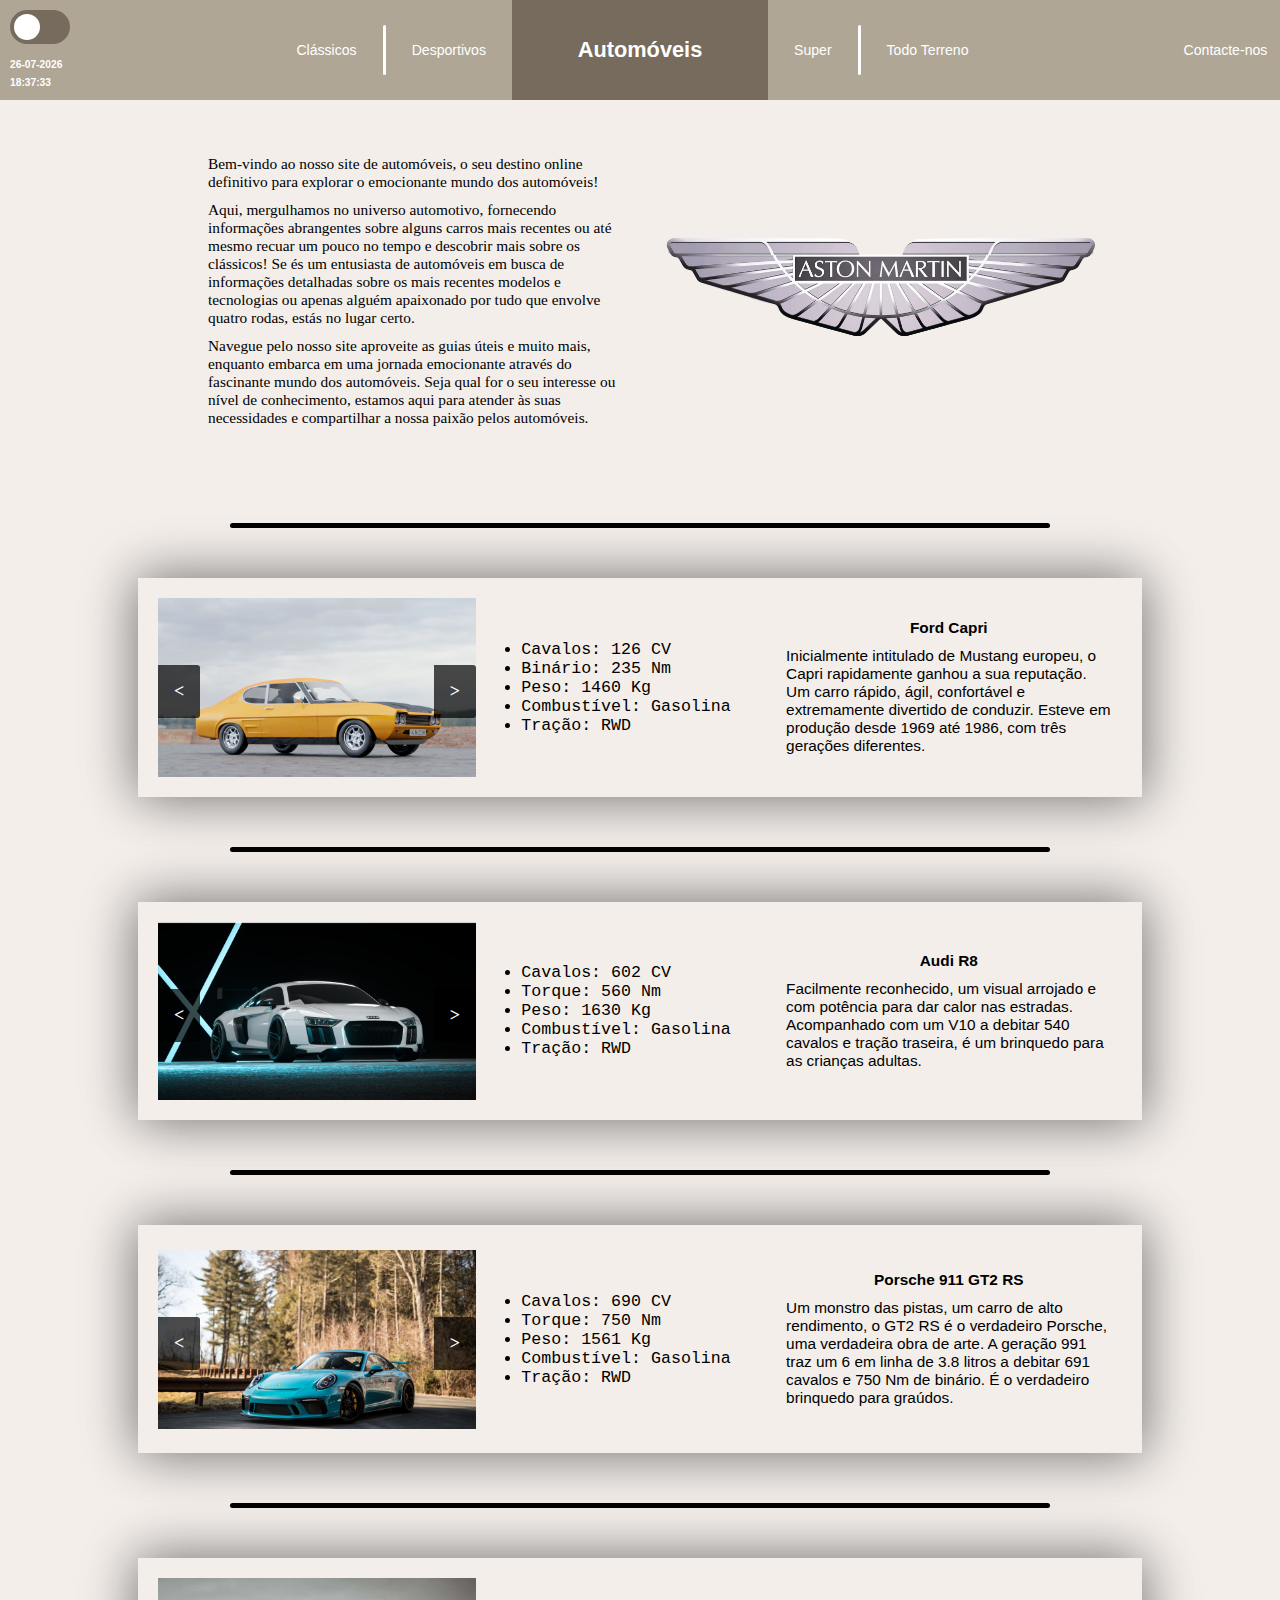
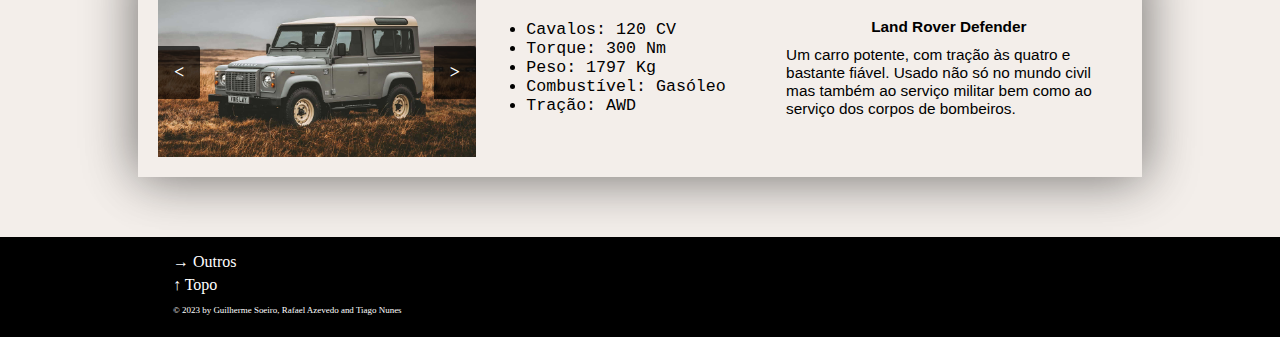
<file: index.html>
<!DOCTYPE html>


<html>

<head>
    <header id="topo"></header>
    <title>Página Principal</title>

    <meta name="viewport" content="width=device-width, initial-scale=1">
    <link rel="stylesheet" href="style.css">
    <link rel="stylesheet" href="slideshow.css">
    <link rel="stylesheet" href="dropdown.css">

    <script src="dropdown.js"></script>
    <script src="slideshow.js"></script>
    <script src="theme.js"></script>

    <style>
        .darkmode .left-header-nav { /*DARKMODE É CLASSE PARA APLICAR O TEMA ESCURO NA PÁGINA TODA*/
            background: rgba(0, 0, 0, 0.6);
        }

        .darkmode .center-header-nav {
            background: rgba(0, 0, 0, 0.7);
        }

        .darkmode .right-header-nav {
            background: rgba(0, 0, 0, 0.6);
        }

        .darkmode body {
            background: rgba(0, 0, 0, 0.5);
        }

        .darkmode .dropdown-elementos {
            background: rgb(120, 120, 120);
        }

        .darkmode .dropdown-elementos a {
            color: white;
        }

        .darkmode .div-text {
            color: white;
        }

        .darkmode .orient-slideshow-carro {
            color: white;
        }

        .loading .imaginary-button-left {       /*  LOADING FAZ COM QUE OS BOTÕES PRESENTES NAS IMAGENS DE CARROS     */
            background: rgba(0, 0, 0, 0.7);   /*  FIQUEM VISIVEIS NOS PRIMEIROS 2 SEGUNDOS EM QUE A PÁGINA CARREGUE */
        }                                       /*  EFETIO FEITO COM JAVASCRIPT NO FICHEIRO "theme.js"                */

        .loading .imaginary-button-right {
            background: rgba(0, 0, 0, 0.7);
        }
    </style>
</head>



<body>
    <header>
        <div class="header-nav"> <!-- HEADER COM BOTÕES PARA SELEÇÃO-->
            <div class="left-header-nav" id="left-header-nav"> <!--HEADER DO LADO ESQUERDO DA PÁGINA-->
                <div class="time-and-theme">
                    <div class="theme-container">
                        <label class="switch">
                            <input type="checkbox" id="theme" onchange="changeTheme()"> <!--SWITCH PARA ALTERAR TEMA DA PÁGINA-->
                            <span class="slider round"></span>
                        </label>
                    </div>
                    <div class="time">
                        <a id="date">
                            <script src="horario.js" type="text/javascript"></script> <!--TEXTO COM DATA E HORÁRIO-->
                        </a>
                    </div>
                </div>

                <div class="dropdown-classicos-desportivos"> <!--DIV COM TEXTO/DROPDOWN DOS CARROS CLÁSSICOS E DESPORTIVOS-->
                    <ul>
                        <li>
                            <div class="dropdown-1"> <!--TEXTO/DROPDOWN DOS CARROS CLÁSSICOS-->
                                <button onclick="dropdown1()">Clássicos</button>
                                <div id="dropdown-classicos" class="dropdown-elementos">
                                    <a href="#anchor-classico" id="classic-1" onclick="classic_car(this)">
                                        <strong>Ford</strong> Capri
                                    </a>
                                    <a href="#anchor-classico" id="classic-2" onclick="classic_car(this)">
                                        <strong>Aston Martin</strong> DB5
                                        </a>
                                    <a href="#anchor-classico" id="classic-3"
                                        onclick="classic_car(this)">
                                        <strong>Fiat</strong> 124
                                    </a>
                                    <a href="#anchor-classico" id="classic-4" onclick="classic_car(this)">
                                        <strong>Renault</strong> 4L
                                    </a>
                                    <a href="#anchor-classico" id="classic-5" onclick="classic_car(this)">
                                        <strong>Volkswagen</strong> Beetle
                                    </a>
                                </div>
                            </div>
                        </li>
                        <li>
                            <div class="separador"></div> <!--BARRA VERTICAL QUE SEPARA TEXTO-->
                        </li>
                        <li>
                            <div class="dropdown-2"> <!--TEXTO/DROPDOWN DOS CARROS DESPORTIVOS-->
                                <button onclick="dropdown2()">Desportivos</button>
                                <div id="dropdown-desportivos" class="dropdown-elementos">
                                    <a href="#anchor-sports" id="sports-1" onclick="sports_car(this)">
                                        <strong>Audi</strong> R8
                                    </a>
                                    <a href="#anchor-sports" id="sports-2" onclick="sports_car(this)">
                                        <strong>Ford</strong> Mustang Dark Horse
                                    </a>
                                    <a href="#anchor-sports" id="sports-3" onclick="sports_car(this)">
                                        <strong>Chevrolet</strong> Camaro ZL1
                                    </a>
                                    <a href="#anchor-sports" id="sports-4" onclick="sports_car(this)">
                                        <strong>BMW</strong> i4 M50
                                    </a>
                                    <a href="#anchor-sports" id="sports-5" onclick="sports_car(this)">
                                        <strong>Nissan</strong> Skyline GT-R R34
                                    </a>
                                </div>
                            </div>
                        </li>
                    </ul>
                </div>
            </div>
            <div class="center-header-nav" id="center-header-nav"> <!--DIV CENTRAL COM TEXTO AUTOMÓVEIS-->
                <a>Automóveis</a>
            </div>
            <div class="right-header-nav" id="right-header-nav"> <!--HEADER DO LADO DIREITO DA PÁGINA-->
                <div class="dropdown-super-todoterreno"> <!--DIV COM TEXTO/DROPDOWN DOS CARROS SUPER E TODO TERRENO-->
                    <ul>
                        <li>
                            <div class="dropdown-3"> <!--TEXTO/DROPDOWN DOS CARROS SUPER-->
                                <button onclick="dropdown3()">Super</button>
                                <div id="dropdown-super" class="dropdown-elementos">
                                    <a href="#anchor-super" id="super-1" onclick="super_car(this)">
                                        <strong>Porsche</strong> 911 GT2 RS
                                    </a>
                                    <a href="#anchor-super" id="super-2" onclick="super_car(this)">
                                        <strong>McLaren</strong> Senna
                                    </a>
                                    <a href="#anchor-super" id="super-3" onclick="super_car(this)">
                                        <strong>Koenigsegg</strong> Agera RS
                                    </a>
                                    <a href="#anchor-super" id="super-4" onclick="super_car(this)">
                                        <strong>Lamborghini</strong> Veneno
                                    </a>
                                    <a href="#anchor-super" id="super-5" onclick="super_car(this)">
                                        <strong>Bugatti</strong> La Voiture Noire
                                    </a>
                                </div>
                            </div>
                        </li>
                        <li>
                            <div class="separador"></div> <!--BARRA VERTICAL QUE SEPARA TEXTO-->
                        </li>
                        <li>
                            <div class="dropdown-4"> <!--TEXTO/DROPDOWN DOS CARROS TODO TERRENO-->
                                <button onclick="dropdown4()">Todo Terreno</button>
                                <div id="dropdown-camioes" class="dropdown-elementos">
                                    <a href="#anchor-todoterreno" id="todoterreno-1" onclick="todo_terreno(this)">
                                        <strong>Land Rover</strong> Defender
                                    </a>
                                    <a href="#anchor-todoterreno" id="todoterreno-2" onclick="todo_terreno(this)">
                                        <strong>Mercedes-Benz</strong> Unimog
                                    </a>
                                    <a href="#anchor-todoterreno" id="todoterreno-3" onclick="todo_terreno(this)">
                                        <strong>Toyota</strong> FJ40
                                    </a>
                                    <a href="#anchor-todoterreno" id="todoterreno-4" onclick="todo_terreno(this)">
                                        <strong>Jeep</strong> Wrangler
                                    </a>
                                    <a href="#anchor-todoterreno" id="todoterreno-5" onclick="todo_terreno(this)">
                                        <strong>Ford</strong> Bronco
                                    </a>
                                </div>
                            </div>
                        </li>
                    </ul>
                </div>
                <div class="contact-space"> <!--TEXTO/BOTÃO PARA PÁGINA DE CONTACTOS-->
                    <button onclick="window.location.href='contact.html'">Contacte-nos</button>
                </div>
            </div>
        </div>
    </header>

    <div class="page-wrapper"> <!--BODY DA PÁGINA-->
        <div class="orient-slideshow"> <!--DIV TEXTO INICIAL E SLIDESHOW COM IMAGENS DE MARCAS DOS CARROS-->
            <div class="slideshow-text">
                <div class="div-text">
                    <ul>
                        <li>
                            Bem-vindo ao nosso site de automóveis, o seu destino online definitivo para explorar o
                            emocionante mundo dos automóveis!
                        </li>
                        <li>
                            Aqui, mergulhamos no universo automotivo, fornecendo informações abrangentes sobre
                            alguns
                            carros mais recentes ou até mesmo recuar um pouco no tempo e descobrir mais sobre os
                            clássicos! Se és um entusiasta de automóveis em busca de informações detalhadas sobre os
                            mais recentes modelos e tecnologias ou apenas alguém apaixonado por tudo que envolve
                            quatro
                            rodas, estás no lugar certo.
                        </li>
                        <li>
                            Navegue pelo nosso site aproveite as guias úteis e muito mais, enquanto embarca em uma
                            jornada emocionante através do fascinante mundo dos automóveis. Seja qual for o seu
                            interesse ou nível de conhecimento, estamos aqui para atender às suas necessidades e
                            compartilhar a nossa paixão pelos automóveis.
                        </li>
                    </ul>
                </div>
            </div>
            <div class="slideshow-container"> <!-- SLIDESHOW COM IMAGENS -->
                <div class="slide-image fade">
                    <img src="imagens-marcas/aston-martin.png" width="100%">
                </div>
                <div class="slide-image fade">
                    <img src="imagens-marcas/audi.png" width="100%">
                </div>
                <div class="slide-image fade">
                    <img src="imagens-marcas/bmw.png" width="100%">
                </div>
                <div class="slide-image fade">
                    <img src="imagens-marcas/bugatti.png" width="100%">
                </div>
                <div class="slide-image fade">
                    <img src="imagens-marcas/chevrolet.png" width="100%">
                </div>
                <div class="slide-image fade">
                    <img src="imagens-marcas/fiat.png" width="100%">
                </div>
                <div class="slide-image fade">
                    <img src="imagens-marcas/ford.png" width="100%">
                </div>
                <div class="slide-image fade">
                    <img src="imagens-marcas/jeep.png" width="100%">
                </div>
                <div class="slide-image fade">
                    <img src="imagens-marcas/koenigsegg.png" width="100%">
                </div>
                <div class="slide-image fade">
                    <img src="imagens-marcas/lambo.png" width="100%">
                </div>
                <div class="slide-image fade">
                    <img src="imagens-marcas/land-rover.png" width="100%">
                </div>
                <div class="slide-image fade">
                    <img src="imagens-marcas/mclaren.png" width="100%">
                </div>
                <div class="slide-image fade">
                    <img src="imagens-marcas/mercedes.png" width="100%">
                </div>
                <div class="slide-image fade">
                    <img src="imagens-marcas/nissan.png" width="100%">
                </div>
                <div class="slide-image fade">
                    <img src="imagens-marcas/porsche.png" width="100%">
                </div>
                <div class="slide-image fade">
                    <img src="imagens-marcas/renault.png" width="100%">
                </div>
                <div class="slide-image fade">
                    <img src="imagens-marcas/toyota.png" width="100%">
                </div>
                <div class="slide-image fade">
                    <img src="imagens-marcas/vw.png" width="100%">
                </div>
            </div>
        </div>

        <div class="div-separador"> <!--SEPARADOR DE DIV-->
            <a id="anchor-classico"></a>
        </div>

        <div class="orient-slideshow-carro"> <!--DIV CARROS CLASSICOS-->
            <div class="image-box">
                <div class="true-image">
                    <img src="carros-classicos/capri.jpg" id="carro-classico" width="100%"> <!--IMAGEM COM CARROS CLÁSSICOS-->
                    <a class="imaginary-button-left button1" id="1" onclick="slide_previous(this)">&lt;</a> <!--BOTÃO LADO ESQUERDO NA IMAGEM-->
                    <a class="imaginary-button-right button2" id="2" onclick="slide_next(this)">&gt;</a> <!--BOTÃO LADO DIREITO NA IMAGEM-->
                </div>
            </div>
            <div class="option-box"> <!--DIV COM TEXTO INFORMATIVO SOBRE AS SPECS DO CARRO-->
                <ul>
                    <li id="classic-info-1">
                        Cavalos: 126 CV
                    </li>
                    <li id="classic-info-2">
                        Binário: 235 Nm
                    </li>
                    <li id="classic-info-3">
                        Peso: 1460 Kg
                    </li>
                    <li id="classic-info-4">
                        Combustível: Gasolina
                    </li>
                    <li id="classic-info-5">
                        Tração: RWD
                    </li>
                </ul>

            </div>
            <div class="text-box"> <!--DIV COM TEXTO INFORMATIVO SOBRE O CARRO-->
                <div class="true-text">
                    <ul>
                        <li class="classic-text-1" id="classic-text-1"> <!--DIV COM NOME DO CARRO-->
                            Ford Capri
                        </li>
                        <li class="classic-text-2" id="classic-text-2"> <!--DIV COM TEXTO SOBRE O CARRO-->
                            Inicialmente intitulado de Mustang europeu, o Capri rapidamente ganhou a sua reputação. Um
                            carro rápido, ágil, confortável e extremamente divertido de conduzir. Esteve em produção
                            desde 1969 até 1986, com três gerações diferentes.
                        </li>
                    </ul>
                </div>
            </div>
        </div>

        <div class="div-separador"> <!--SEPARADOR DE DIV-->
            <a id="anchor-sports"></a>
        </div>

        <div class="orient-slideshow-carro"><!--DIV COM DESPORTIVO-->
            <div class="image-box">
                <div class="true-image">
                    <img src="carros-desportivos/r8.jpg" id="carro-desportivo" width="100%"> <!--IMAGEM COM CARROS DESPORTIVOS-->
                    <a class="imaginary-button-left" id="3" onclick="slide_previous(this)">&lt;</a> <!--BOTÃO LADO ESQUERDO NA IMAGEM-->
                    <a class="imaginary-button-right" id="4" onclick="slide_next(this)">&gt;</a> <!--BOTÃO LADO DIREITO NA IMAGEM-->
                </div>
            </div>
            <div class="option-box"> <!--DIV COM TEXTO INFORMATIVO SOBRE AS SPECS DO CARRO-->
                <ul>
                    <li id="sports-info-1">
                        Cavalos: 602 CV
                    </li>
                    <li id="sports-info-2">
                        Torque: 560 Nm
                    </li>
                    <li id="sports-info-3">
                        Peso: 1630 Kg
                    </li>
                    <li id="sports-info-4">
                        Combustível: Gasolina
                    </li>
                    <li id="sports-info-5">
                        Tração: RWD
                    </li>
                </ul>
            </div>
            <div class="text-box"> <!--DIV COM TEXTO INFORMATIVO SOBRE O CARRO-->
                <ul>
                    <li class="sports-text-1" id="sports-text-1"> <!--DIV COM NOME DO CARRO-->
                        Audi R8
                    </li>
                    <li class="sports-text-2" id="sports-text-2"> <!--DIV COM TEXTO SOBRE O CARRO-->
                        Facilmente reconhecido, um visual arrojado e com potência para dar calor nas estradas.
                        Acompanhado com um V10 a debitar 540 cavalos e tração traseira, é um brinquedo para as crianças
                        adultas.
                    </li>
                </ul>
            </div>
        </div>

        <div class="div-separador"> <!--SEPARADOR DE DIV-->
            <a id="anchor-super"></a>
        </div>

        <div class="orient-slideshow-carro"> <!--DIV COM SUPER-->
            <div class="image-box">
                <div class="true-image">
                    <img src="carros-super/porsche.jpg" id="carro-super" width="100%"> <!--IMAGEM COM CARROS SUPER-->
                    <a class="imaginary-button-left" id="5" onclick="slide_previous(this)">&lt;</a> <!--BOTÃO LADO ESQUERDO NA IMAGEM-->
                    <a class="imaginary-button-right" id="6" onclick="slide_next(this)">&gt;</a> <!--BOTÃO LADO DIREITO NA IMAGEM-->
                </div>
            </div>
            <div class="option-box"> <!--DIV COM TEXTO INFORMATIVO SOBRE AS SPECS DO CARRO-->
                <ul>
                    <li id="super-info-1">
                        Cavalos: 690 CV
                    </li>
                    <li id="super-info-2">
                        Torque: 750 Nm
                    </li>
                    <li id="super-info-3">
                        Peso: 1561 Kg
                    </li>
                    <li id="super-info-4">
                        Combustível: Gasolina
                    </li>
                    <li id="super-info-5">
                        Tração: RWD
                    </li>
                </ul>
            </div>
            <div class="text-box"> <!--DIV COM TEXTO INFORMATIVO SOBRE O CARRO-->
                <ul>
                    <li class="super-text-1" id="super-text-1"> <!--DIV COM NOME DO CARRO-->
                        Porsche 911 GT2 RS
                    </li>
                    <li class="super-text-2" id="super-text-2"> <!--DIV COM TEXTO SOBRE O CARRO-->
                        Um monstro das pistas, um carro de alto rendimento, o GT2 RS é o verdadeiro Porsche, uma
                        verdadeira obra de arte. A geração 991 traz um 6 em linha de 3.8 litros a debitar 691 cavalos e
                        750 Nm de binário. É o verdadeiro brinquedo para graúdos.
                    </li>
                </ul>
            </div>
        </div>

        <div class="div-separador"> <!--SEPARADOR DE DIV-->
            <a id="anchor-todoterreno"></a>
        </div>

        <div class="orient-slideshow-carro"><!--DIV COM TODO TERRENO-->
            <div class="image-box">
                <div class="true-image">
                    <img src="carros-todoterreno/Defender.jpg" id="carro-todoterreno" width="100%"> <!--IMAGEM COM CARROS TODO TERRENO-->
                    <a class="imaginary-button-left" id="7" onclick="slide_previous(this)">&lt;</a> <!--BOTÃO LADO ESQUERDO NA IMAGEM-->
                    <a class="imaginary-button-right" id="8" onclick="slide_next(this)">&gt;</a> <!--BOTÃO LADO DIREITO NA IMAGEM-->
                </div>
            </div>
            <div class="option-box"> <!--DIV COM TEXTO INFORMATIVO SOBRE AS SPECS DO CARRO-->
                <ul>
                    <li id="todoterreno-info-1">
                        Cavalos: 120 CV
                    </li>
                    <li id="todoterreno-info-2">
                        Torque: 300 Nm
                    </li>
                    <li id="todoterreno-info-3">
                        Peso: 1797 Kg
                    </li>
                    <li id="todoterreno-info-4">
                        Combustível: Gasóleo
                    </li>
                    <li id="todoterreno-info-5">
                        Tração: AWD
                    </li>
                </ul>
            </div>
            <div class="text-box"> <!--DIV COM TEXTO INFORMATIVO SOBRE O CARRO-->
                <ul>
                    <li class="todoterreno-text-1" id="todoterreno-text-1"> <!--DIV COM NOME DO CARRO-->
                        Land Rover Defender
                    </li>
                    <li class="todoterreno-text-2" id="todoterreno-text-2"> <!--DIV COM TEXTO SOBRE O CARRO-->
                        Um carro potente, com tração às quatro e bastante fiável. Usado não só no mundo civil mas também
                        ao serviço militar bem como ao serviço dos corpos de bombeiros.
                    </li>
                </ul>
            </div>
        </div>
    </div>

    <footer>
        <div class="footer-wrapper">
            <div class="footer-wrapper-buttons1">
                <ul style="list-style-type: none;">
                    <li>
                        <a href="outros.html">&rarr; Outros</a>
                    </li>
                    <li>
                        <a class="topo" href="#topo">&uarr; Topo</a>
                    </li>
                    <li>
                        <a style="font-size: 0.7vw">&copy; 2023 by Guilherme Soeiro, Rafael Azevedo and Tiago Nunes</a>
                    </li>
                </ul>
            </div>
        </div>
    </footer>
</body>

</html>
</file>
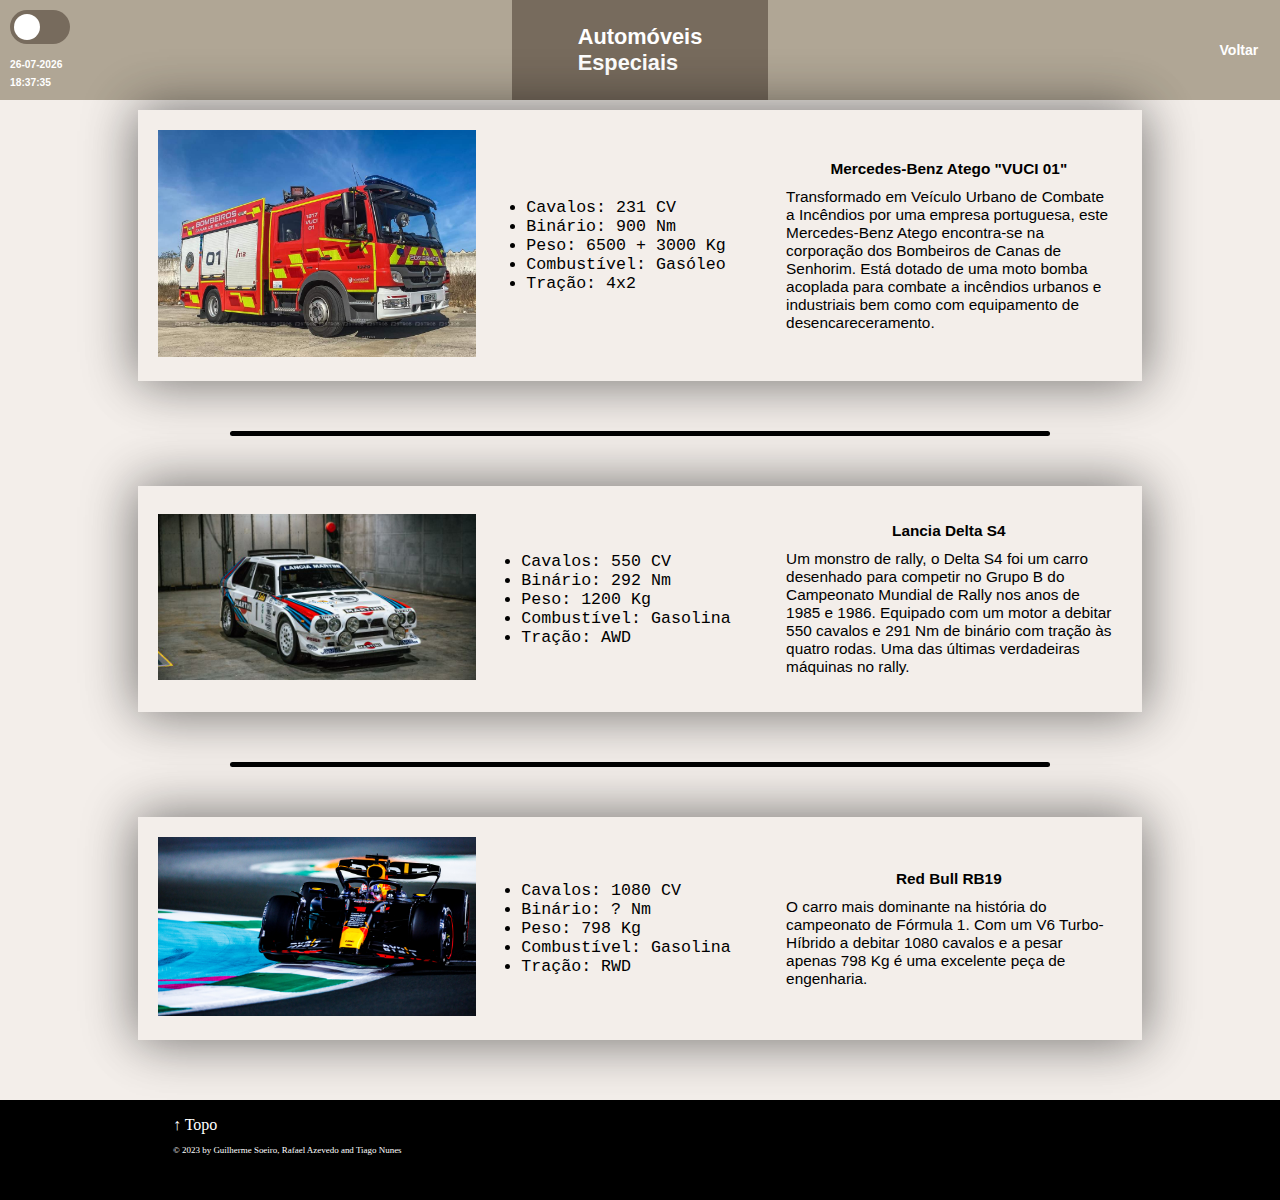
<file: outros.html>
<!DOCTYPE html>

<html>

<head>
    <header id="topo"></header>
    <title>Outros Veículos</title>
    <link rel="stylesheet" href="style.css">

    <script src="theme.js"></script>
</head>

<style>
    .back-button {
        margin-left: 87%;
        font-weight: bold;
    }

    .inside-body-wrapper {
        margin-left: 10%;
        width: 80%;
        float: left;
    }

    footer {
        float: left;
        justify-content: bottom;
    }

    .darkmode .left-header-nav {
        background: rgba(0, 0, 0, 0.6);
    }

    .darkmode .center-header-nav {
        background: rgba(0, 0, 0, 0.7);
    }

    .darkmode .right-header-nav {
        background: rgba(0, 0, 0, 0.6);
    }

    .darkmode body {
        background: rgba(0, 0, 0, 0.5);
    }

    .darkmode .div-text {
        color: white;
    }

    .darkmode .orient-slideshow-carro {
        color: white;
    }
</style>


    <body>
        <div class="header-nav">
            <div class="left-header-nav">
                <div class="time-and-theme">
                    <div class="theme-container">
                        <label class="switch">
                            <input type="checkbox" id="theme" onchange="changeTheme()">
                            <span class="slider round"></span>
                        </label>
                    </div>
                    <div class="time">
                        <a id="date">
                            <script src="horario.js" type="text/javascript"></script>
                        </a>
                    </div>
                </div>
                <!--<a class="back-button" href="index.html">Voltar</a>-->
            </div>
            <div class="center-header-nav">
                <a>Automóveis<br>Especiais</a>
            </div>
            <div class="right-header-nav">
                <div class="voltar">
                    <button onclick="window.location.href='index.html'" class="back-button">Voltar</button>
                </div>
            </div>
        </div>

        <div class="body-wrapper">
            <div class="inside-body-wrapper">
                <div class="orient-slideshow-carro">
                    <div class="image-box">
                        <div class="true-image">
                            <img src="carros-especiais/A001.jpg" id="carro-especial1" width="100%">
                        </div>
                    </div>
                <div class="option-box">
                    <ul>
                        <li>
                            Cavalos: 231 CV
                        </li>
                        <li>
                            Binário: 900 Nm
                        </li>
                        <li>
                            Peso: 6500 + 3000 Kg
                        </li>
                        <li>
                            Combustível: Gasóleo
                        </li>
                        <li>
                            Tração: 4x2
                        </li>
                    </ul>
                </div>
                <div class="text-box">
                    <div class="true-text">
                        <ul>
                            <li class="classic-text-1" id="classic-text-1">
                                Mercedes-Benz Atego "VUCI 01"
                            </li>
                            <li class="classic-text-2" id="classic-text-2">
                                Transformado em Veículo Urbano de Combate a Incêndios por uma empresa portuguesa, este Mercedes-Benz Atego encontra-se na corporação dos Bombeiros de Canas de Senhorim. Está dotado de uma moto bomba acoplada para combate a incêndios urbanos e industriais bem como com equipamento de desencareceramento.
                            </li>
                        </ul>
                    </div>
                </div>
            </div>

            <div class="div-separador"> <!--SEPARADOR DE DIV-->
                <a id="anchor-sports"></a>
            </div>

            <div class="orient-slideshow-carro">
                <div class="image-box">
                    <div class="true-image">
                        <img src="carros-especiais/lancia.jpg" id="carro-especial2" width="100%">
                    </div>
                </div>
                <div class="option-box">
                    <ul>
                        <li>
                            Cavalos: 550 CV
                        </li>
                        <li>
                            Binário: 292 Nm
                        </li>
                        <li>
                            Peso: 1200 Kg
                        </li>
                        <li>
                            Combustível: Gasolina
                        </li>
                        <li>
                            Tração: AWD
                        </li>
                    </ul>
                </div>
                <div class="text-box">
                    <div class="true-text">
                        <ul>
                            <li class="classic-text-1" id="classic-text-1">
                                Lancia Delta S4
                            </li>
                            <li class="classic-text-2" id="classic-text-2">
                                Um monstro de rally, o Delta S4 foi um carro desenhado para competir no Grupo B do Campeonato Mundial de Rally nos anos de 1985 e 1986. Equipado com um motor a debitar 550 cavalos e 291 Nm de binário com tração às quatro rodas. Uma das últimas verdadeiras máquinas no rally.
                            </li>
                        </ul>
                    </div>
                </div>
            </div>

            <div class="div-separador"> <!--SEPARADOR DE DIV-->
                <a id="anchor-sports"></a>
            </div>

            <div class="orient-slideshow-carro">
                <div class="image-box">
                    <div class="true-image">
                        <img src="carros-especiais/rb19.jpg" id="carro-especial3" width="100%">
                    </div>
                </div>
                <div class="option-box">
                    <ul>
                        <li>
                            Cavalos: 1080 CV
                        </li>
                        <li>
                            Binário: ? Nm
                        </li>
                        <li>
                            Peso: 798 Kg
                        </li>
                        <li>
                            Combustível: Gasolina
                        </li>
                        <li>
                            Tração: RWD
                        </li>
                    </ul>
                </div>
                <div class="text-box">
                    <div class="true-text">
                        <ul>
                            <li class="classic-text-1" id="classic-text-1">
                                Red Bull RB19
                            </li>
                            <li class="classic-text-2" id="classic-text-2">
                                O carro mais dominante na história do campeonato de Fórmula 1. Com um V6 Turbo-Híbrido a debitar 1080 cavalos e a pesar apenas 798 Kg é uma excelente peça de engenharia.
                            </li>
                        </ul>
                    </div>
                </div>
            </div>
        </div>
    </div>
    
    <footer>
        <div class="footer-wrapper">
            <div class="footer-wrapper-buttons1">
                <ul style="list-style-type: none;">
                    <li>
                        <a class="topo" href="#topo">&uarr; Topo</a>
                    </li>
                    <li>
                        <a style="font-size: 0.7vw">&copy; 2023 by Guilherme Soeiro, Rafael Azevedo and Tiago Nunes</a>
                    </li>
                </ul>
            </div>
        </div>
    </footer>

    </body>
</html>
</file>
<file: style.css>
* {box-sizing: border-box;}

html{
    scroll-behavior: smooth;
}

body{
    margin: 0;
    background: #F3EEEA;
    transition: background 0.4s;
}

.left-header-nav{ /*PARTE ESQUERDA DO NAV*/
    background-color: #B0A695;
    width: 40%;
    float: left;
    display: flex;
    /*justify-content: right;*/
    align-items: center;
    height: 100px;
    transition: background 0.4s;
}

.left-header-nav .time-and-theme{
    width: 100%;
    margin: 10px;
    align-items: initial;
}

.left-header-nav .time-and-theme a{
    font-size: 0.8vw;
}

.left-header-nav .theme-container{
    margin-bottom: 40px;
    cursor: pointer;
}

.left-header-nav .time{
    margin-top: -40px;
}

.center-header-nav{ /*PARTE CENTRAL DO NAV*/
    background-color: #776B5D;
    height: 100px;
    width: 20%;
    float: left;
    display: flex;
    align-items: center;
    justify-content: center;
    transition: background 0.4s;
}

.right-header-nav{ /*PARTE DA DIREITA DO NAV*/
    background-color: #B0A695;
    height: 100px;;
    width: 40%;
    float: left;
    display: flex;
    align-items: center;
    justify-content: left;
    transition: background 0.4s;
}

.dropdown-super-todoterreno{
    width: 100%;
}

.contact-space{
    width: 25%;
    justify-content: right;
}

.voltar{
    width: 100%;
}

.header-nav ul{
    display: table;
    table-layout: fixed;
    border-collapse: collapse;
    margin: 20px;
}

.header-nav ul li{
    color:white;
    font-weight: bold;
    font-family: Arial;
    font-size: 1.1vw;
    display: table-cell;
    text-align: center;
    vertical-align: middle;
}

.header-nav a{
    font-size: 1.7vw;
    font-weight: bold;
    font-family: Arial;
    color: white;
}

.header-nav button{
    font-family: Arial;
    font-size: 1.1vw;
    border: none;
    background: none;
    cursor: pointer;
    color:white;
}

.page-wrapper{ /*PARTE PRINCIPAL DA PÁGINA*/
    width: 80%;
    margin: 0 auto;
}

.separador{
    width: 3px;
    height: 50px;
    margin-left: 20px;
    margin-right: 20px;
    color: white;
    background-color: white;
    border: 2px;
    border-radius: 20px;
}

.orient-slideshow{
    float: left;
    display: flex;
    align-items: center;
    justify-content: center;
    margin: 10px;
    /*box-shadow: 4px 4px 50px rgba(0, 0, 0, 0.3), -4px -4px 50px rgba(0, 0, 0, 0.3);*/
    padding: 20px;
}

.orient-slideshow ul{
    list-style-type: none;
}

.orient-slideshow ul li {
    margin: 10px;
}

.slideshow-text{
    width: 50%;
    float: left;
}

.div-text{
    display: flex;
    justify-content: center;
    align-items: center;
    font-size: 1.2vw; 
}

.div-separador{
    margin-left: 10%;
    float: left;
    width: 80%;
    height: 5px;
    border: 2px;
    border-radius: 10px;
    background-color: black;
    margin-top: 40px;
    margin-bottom: 40px;
    margin-left: 10%;
}

.image-box{
    float: left;
    width: 33%;
    position: relative;
    max-width: 50%;
}

.image-buttons{
    display: flex;
    align-items: center;
    justify-content: center;
}

.imaginary-button-left, .imaginary-button-right{
    cursor: pointer;
    position: absolute;
    top: 50%;
    width: auto;
    padding: 16px;
    margin-top: -22px;
    color: white;
    font-weight: bold;
    font-size: 18px;
    transition: 0.6s ease;
    border-radius: 0 3px 3px 0;
    user-select: none;
}

.imaginary-button-left{
    left: 0;
}

.imaginary-button-right{
    right: 0;
}

.imaginary-button-left:hover, .imaginary-button-right:hover {
    background-color: rgba(0,0,0,0.8);
  }

.image-buttons button{
    margin-top: 10px;
    width: 15%;
    height: 25px;
    border: none;
    background-color: #B0A695;
    cursor: pointer;
    border-radius: 10px;
    color:#F3EEEA;
    box-shadow: 2px 2px 2px 2px rgba(0, 0, 0, 0.2);
    transition: opacity 0.3s;
}

.image-buttons button:hover{
    opacity: 0.7;
}

.image-buttons button:active{
    opacity: 0.4;
}

.text-box{
    display: flex;
    width: 40%;
    justify-content: center;
    align-items: center;
}

.option-box{
    width: 27%;
    display: flex;
    justify-content: center;
    align-items: center;
}

.option-box ul li{
    font-size: 1.3vw;
    font-family: 'Courier New', Courier, monospace;
}

.text-box ul{
    list-style-type: none;
}

.text-box ul li{
    margin: 10px;
    font-family: Arial;
    font-size: 1.2vw;
}

.classic-text-1, .sports-text-1, .super-text-1, .todoterreno-text-1{
    
    font-weight: bold;
    text-align: center;
}

.classic-text-2, .sports-text-2, .super-text-2, .todoterreno-text-2{

    font: Arial;
    text-align: left;
}

.orient-slideshow-carro{
    width: 98%;
    float: left;
    display: flex;
    align-items: center;
    justify-content: center;
    margin: 10px;
    box-shadow: 4px 4px 50px rgba(0, 0, 0, 0.3), -4px -4px 50px rgba(0, 0, 0, 0.3);
    padding: 20px;
}

footer{
    width: 100%;
    height: 100px;
    background-color: black;
    color: white;
    float: left;
    margin-top: 50px;
}

footer a{
    text-decoration: none;
    color: white;
}

.footer-wrapper{
    width: 80%;
    margin-left: 10%;
}

.footer-wrapper-buttons1{
    float: left;
    width: calc(100/3);
}

.footer-wrapper-buttons1 ul li{
    margin: 5px;
}

.switch {
    position: relative;
    display: inline-block;
    width: 60px;
    height: 34px;
    margin-bottom: 10px;
}
  
.switch input { 
    opacity: 0;
    width: 0;
    height: 0;
}
  
.slider {
    position: absolute;
    cursor: pointer;
    top: 0;
    left: 0;
    right: 0;
    bottom: 0;
    background-color: #776B5D;
    -webkit-transition: 0.4s;
    transition: 0.4s;
}
  
.slider:before {
    position: absolute;
    content: "";
    height: 26px;
    width: 26px;
    left: 4px;
    bottom: 4px;
    background-color: white;
    -webkit-transition: .4s;
    transition: .4s;
}
  
input:checked + .slider {
    background-color: rgb(140, 140, 140);
}

input:checked + .slider:before{
    background-color: black;
}
  
input:focus + .slider {
    box-shadow: 0 0 1px rgb(140, 140, 140);
}
  
input:checked + .slider:before {
    -webkit-transform: translateX(100%);
    -ms-transform: translateX(100%);
    transform: translateX(100%);
}

.slider.round {
    border-radius: 34px;
}
  
.slider.round:before {
    border-radius: 50%;
}
</file>
<file: slideshow.css>
.slideshow-container{
    float: left;
    max-width: 50%;
    position: relative;
}

.slide-image{
    display: none;
}

img{
    vertical-align: middle;
}

.fade{
    animation-name: fade;
    animation-duration: 1s;
}

@keyframes fade{
    from {opacity: 0.4}
    to {opacity: 1}
}
</file>
<file: dropdown.css>
.dropdown {
    position: relative;
    display: inline-block;
}

.dropdown-elementos {
    display: none;
    position: absolute;
    background: #f1f1f1;
    min-width: 160px;
    overflow: auto;
    box-shadow: 0px 8px 16px 0px rgba(0,0,0,0.2);
    z-index: 1;
}

.dropdown-elementos a {
    color: black;
    padding: 12px 16px;
    text-decoration: none;
    font-family: Arial;
    font-size: 0.7vw;
    display: block;
}

.dropdown a:hover {background-color: #ddd;}

.show {
    display: block;
}
</file>
